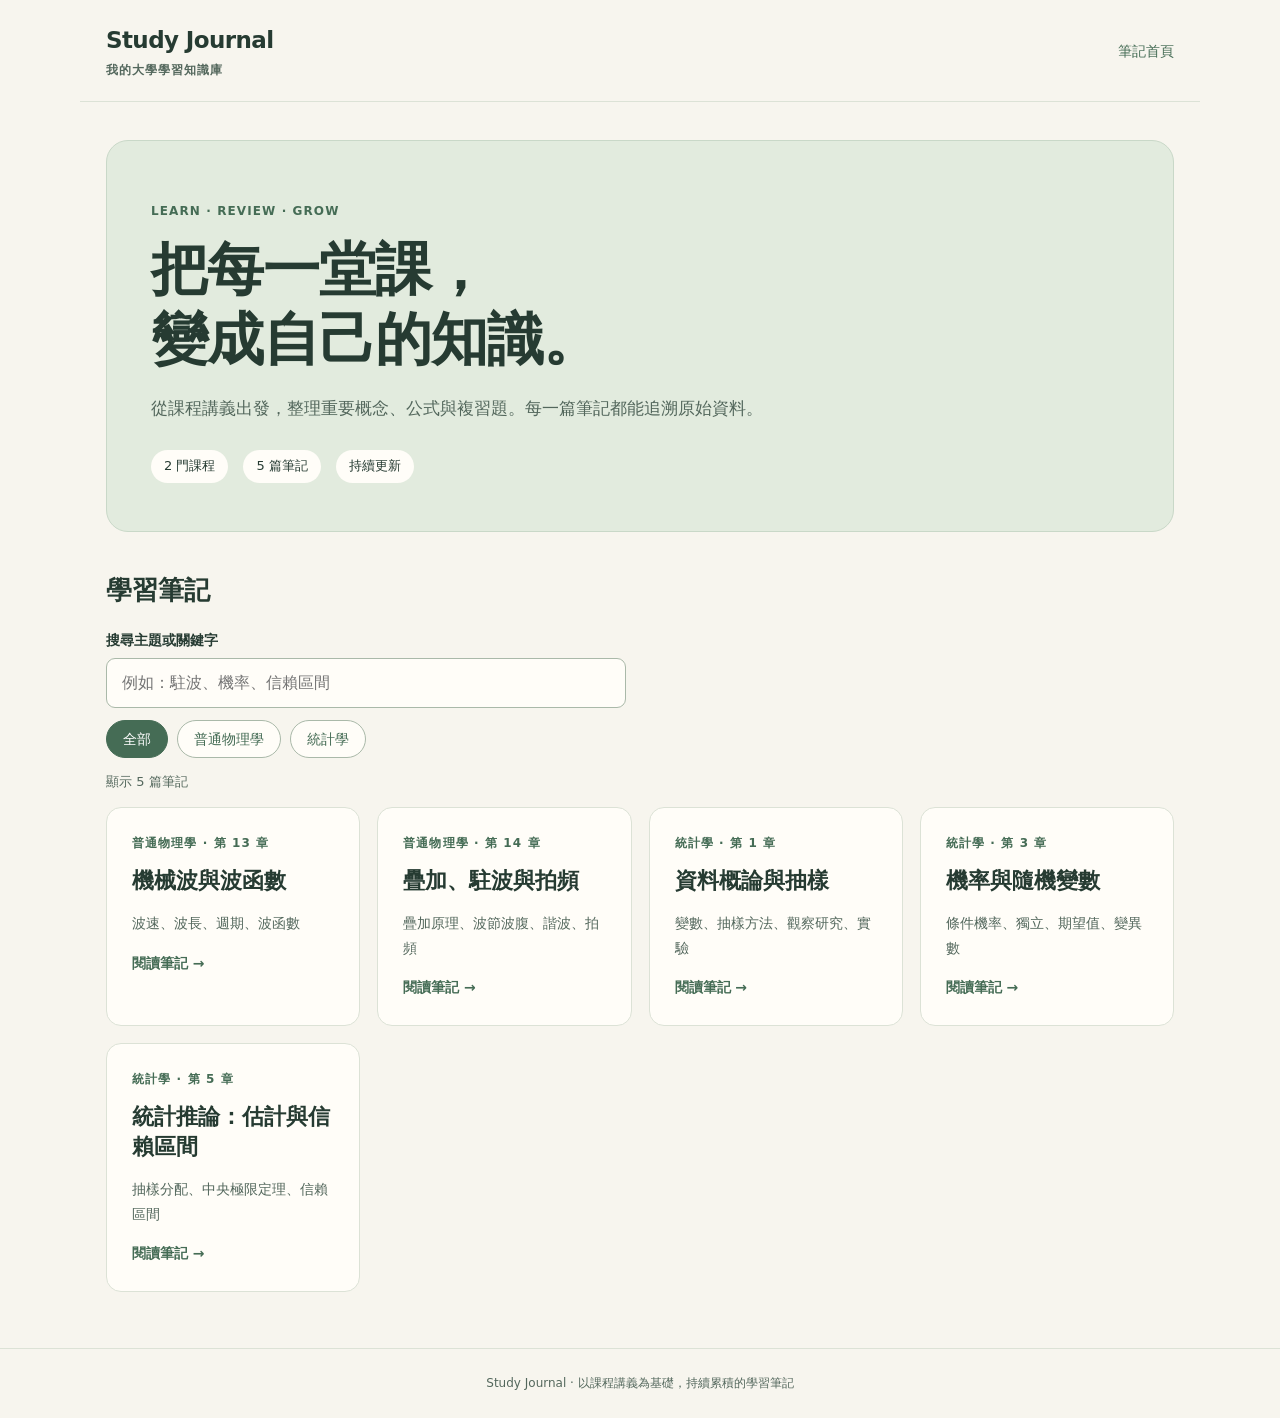
<file: index.html>
<!doctype html>
<html lang="zh-Hant"><head><meta charset="utf-8"><meta name="viewport" content="width=device-width,initial-scale=1">
<title>首頁 | Study Journal</title><link rel="stylesheet" href="assets/style.css"></head>
<body><header class="top"><a class="brand" href="index.html">Study Journal<span>我的大學學習知識庫</span></a><nav><a href="index.html">筆記首頁</a></nav></header>
<main><section class="hero"><p class="eyebrow">LEARN · REVIEW · GROW</p><h1>把每一堂課，<br>變成自己的知識。</h1><p class="lead">從課程講義出發，整理重要概念、公式與複習題。每一篇筆記都能追溯原始資料。</p><div class="stats"><span>2 門課程</span><span>5 篇筆記</span><span>持續更新</span></div></section>
<section class="library"><h2>學習筆記</h2><label for="search">搜尋主題或關鍵字</label><input id="search" type="search" placeholder="例如：駐波、機率、信賴區間"><div class="filters"><button data-filter="all" type="button" aria-pressed="true">全部</button><button data-filter="physics" type="button" aria-pressed="false">普通物理學</button><button data-filter="statistics" type="button" aria-pressed="false">統計學</button></div><p id="count" aria-live="polite">顯示 5 篇筆記</p><div class="cards"><a class="card" data-course="physics" data-search="機械波與波函數 波速、波長、週期、波函數 普通物理學 第 13 章" href="notes/physics/mechanical-waves.html"><div class="eyebrow">普通物理學 · 第 13 章</div><h2>機械波與波函數</h2><p>波速、波長、週期、波函數</p><span class="more">閱讀筆記 →</span></a><a class="card" data-course="physics" data-search="疊加、駐波與拍頻 疊加原理、波節波腹、諧波、拍頻 普通物理學 第 14 章" href="notes/physics/standing-waves.html"><div class="eyebrow">普通物理學 · 第 14 章</div><h2>疊加、駐波與拍頻</h2><p>疊加原理、波節波腹、諧波、拍頻</p><span class="more">閱讀筆記 →</span></a><a class="card" data-course="statistics" data-search="資料概論與抽樣 變數、抽樣方法、觀察研究、實驗 統計學 第 1 章" href="notes/statistics/intro-data.html"><div class="eyebrow">統計學 · 第 1 章</div><h2>資料概論與抽樣</h2><p>變數、抽樣方法、觀察研究、實驗</p><span class="more">閱讀筆記 →</span></a><a class="card" data-course="statistics" data-search="機率與隨機變數 條件機率、獨立、期望值、變異數 統計學 第 3 章" href="notes/statistics/probability.html"><div class="eyebrow">統計學 · 第 3 章</div><h2>機率與隨機變數</h2><p>條件機率、獨立、期望值、變異數</p><span class="more">閱讀筆記 →</span></a><a class="card" data-course="statistics" data-search="統計推論：估計與信賴區間 抽樣分配、中央極限定理、信賴區間 統計學 第 5 章" href="notes/statistics/inference-estimation.html"><div class="eyebrow">統計學 · 第 5 章</div><h2>統計推論：估計與信賴區間</h2><p>抽樣分配、中央極限定理、信賴區間</p><span class="more">閱讀筆記 →</span></a></div><p id="empty" hidden>沒有符合的筆記，請試試其他關鍵字。</p></section><script src="assets/site.js"></script></main><footer>Study Journal · 以課程講義為基礎，持續累積的學習筆記</footer></body></html>
</file>
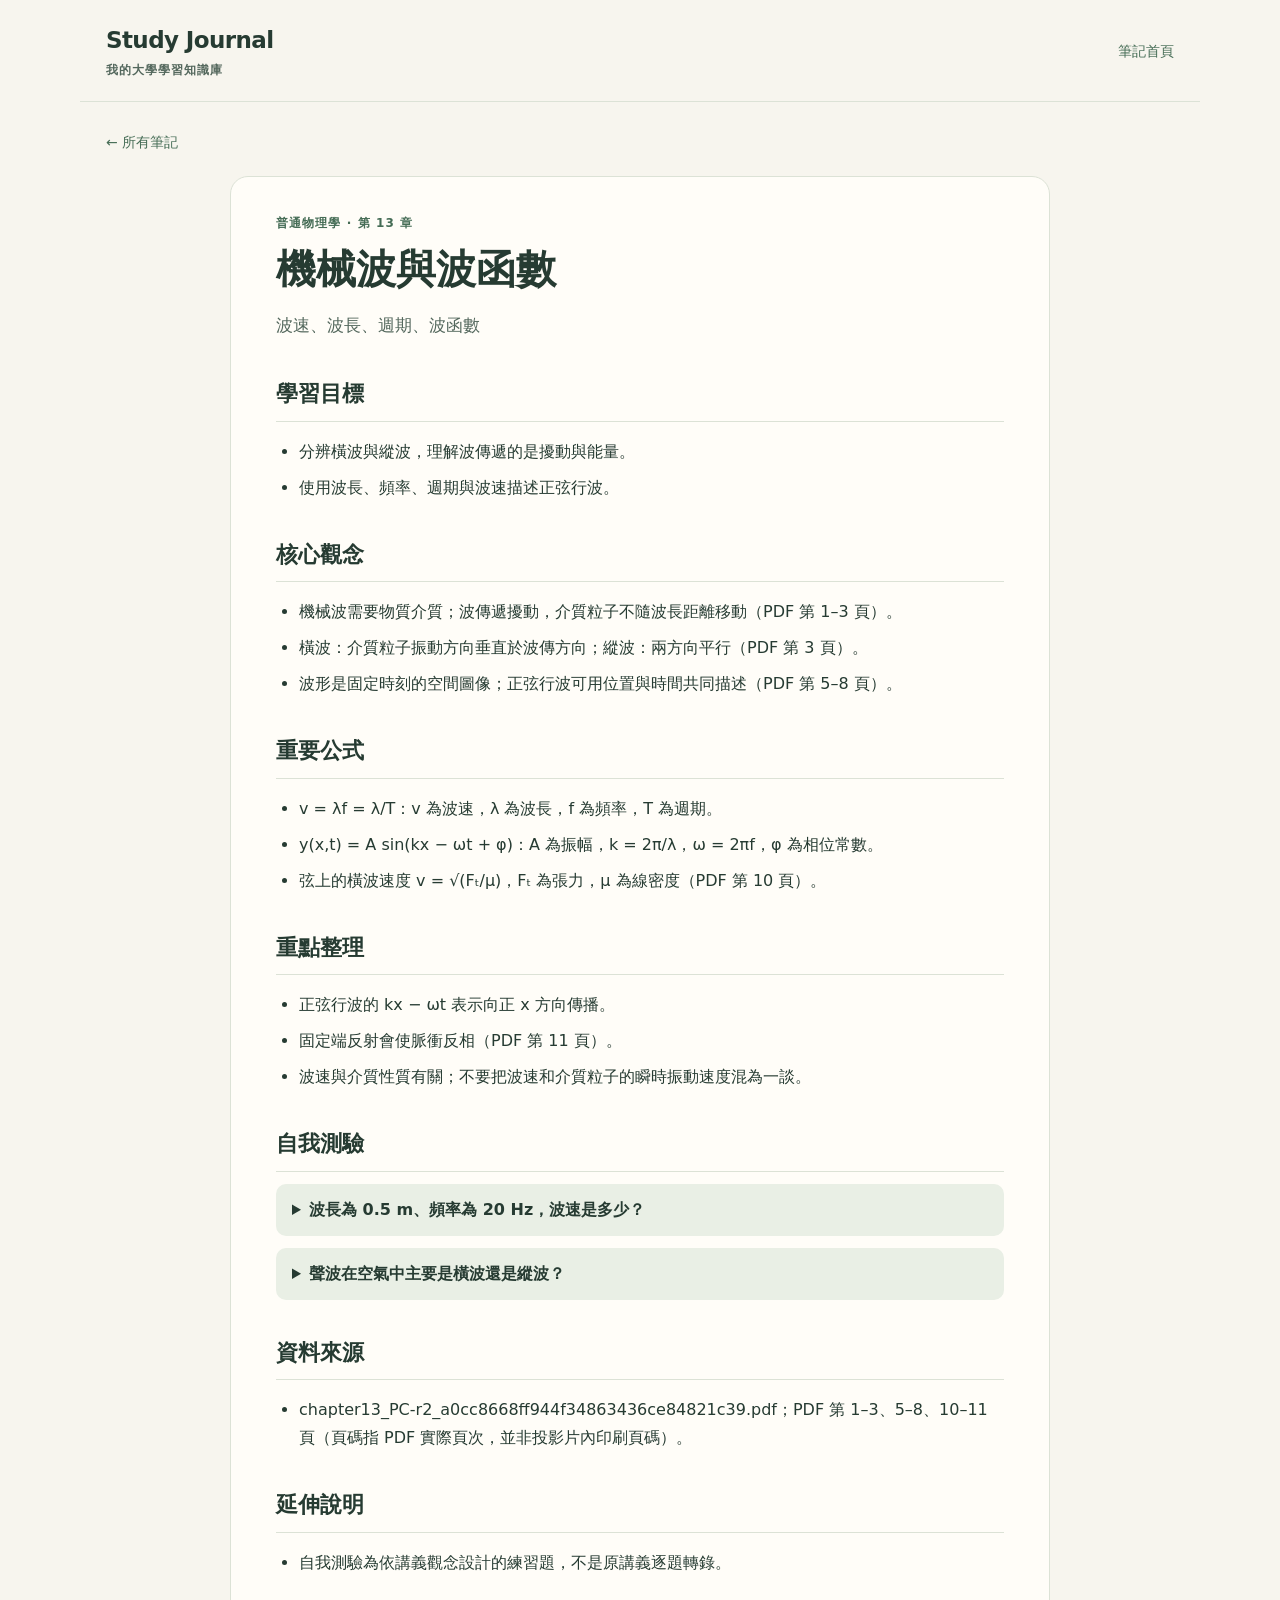
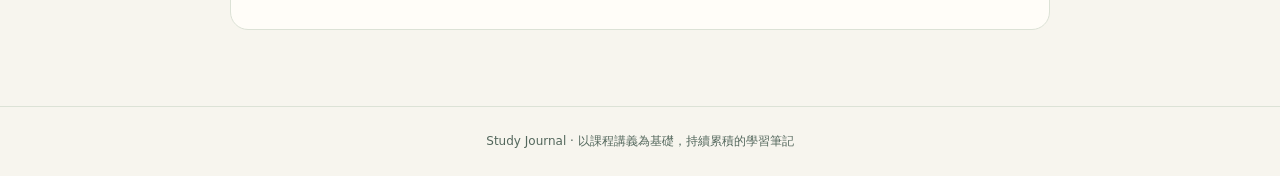
<file: notes/physics/mechanical-waves.html>
<!doctype html>
<html lang="zh-Hant"><head><meta charset="utf-8"><meta name="viewport" content="width=device-width,initial-scale=1">
<title>機械波與波函數 | Study Journal</title><link rel="stylesheet" href="../../assets/style.css"></head>
<body><header class="top"><a class="brand" href="../../index.html">Study Journal<span>我的大學學習知識庫</span></a><nav><a href="../../index.html">筆記首頁</a></nav></header>
<main><a class="back" href="../../index.html">← 所有筆記</a><article><div class="eyebrow">普通物理學 · 第 13 章</div><h1>機械波與波函數</h1><p class="lead">波速、波長、週期、波函數</p><h2>學習目標</h2>
<ul>
<li>分辨橫波與縱波，理解波傳遞的是擾動與能量。</li>
<li>使用波長、頻率、週期與波速描述正弦行波。</li>
</ul>
<h2>核心觀念</h2>
<ul>
<li>機械波需要物質介質；波傳遞擾動，介質粒子不隨波長距離移動（PDF 第 1–3 頁）。</li>
<li>橫波：介質粒子振動方向垂直於波傳方向；縱波：兩方向平行（PDF 第 3 頁）。</li>
<li>波形是固定時刻的空間圖像；正弦行波可用位置與時間共同描述（PDF 第 5–8 頁）。</li>
</ul>
<h2>重要公式</h2>
<ul>
<li>v = λf = λ/T：v 為波速，λ 為波長，f 為頻率，T 為週期。</li>
<li>y(x,t) = A sin(kx − ωt + φ)：A 為振幅，k = 2π/λ，ω = 2πf，φ 為相位常數。</li>
<li>弦上的橫波速度 v = √(Fₜ/μ)，Fₜ 為張力，μ 為線密度（PDF 第 10 頁）。</li>
</ul>
<h2>重點整理</h2>
<ul>
<li>正弦行波的 kx − ωt 表示向正 x 方向傳播。</li>
<li>固定端反射會使脈衝反相（PDF 第 11 頁）。</li>
<li>波速與介質性質有關；不要把波速和介質粒子的瞬時振動速度混為一談。</li>
</ul>
<h2>自我測驗</h2>
<details><summary>波長為 0.5 m、頻率為 20 Hz，波速是多少？</summary><p>v = λf = 0.5 × 20 = 10 m/s。</p></details>
<details><summary>聲波在空氣中主要是橫波還是縱波？</summary><p>縱波；介質粒子振動方向與傳播方向平行。</p></details>
<h2>資料來源</h2>
<ul>
<li>chapter13_PC-r2_a0cc8668ff944f34863436ce84821c39.pdf；PDF 第 1–3、5–8、10–11 頁（頁碼指 PDF 實際頁次，並非投影片內印刷頁碼）。</li>
</ul>
<h2>延伸說明</h2>
<ul>
<li>自我測驗為依講義觀念設計的練習題，不是原講義逐題轉錄。</li>
</ul></article></main><footer>Study Journal · 以課程講義為基礎，持續累積的學習筆記</footer></body></html>
</file>
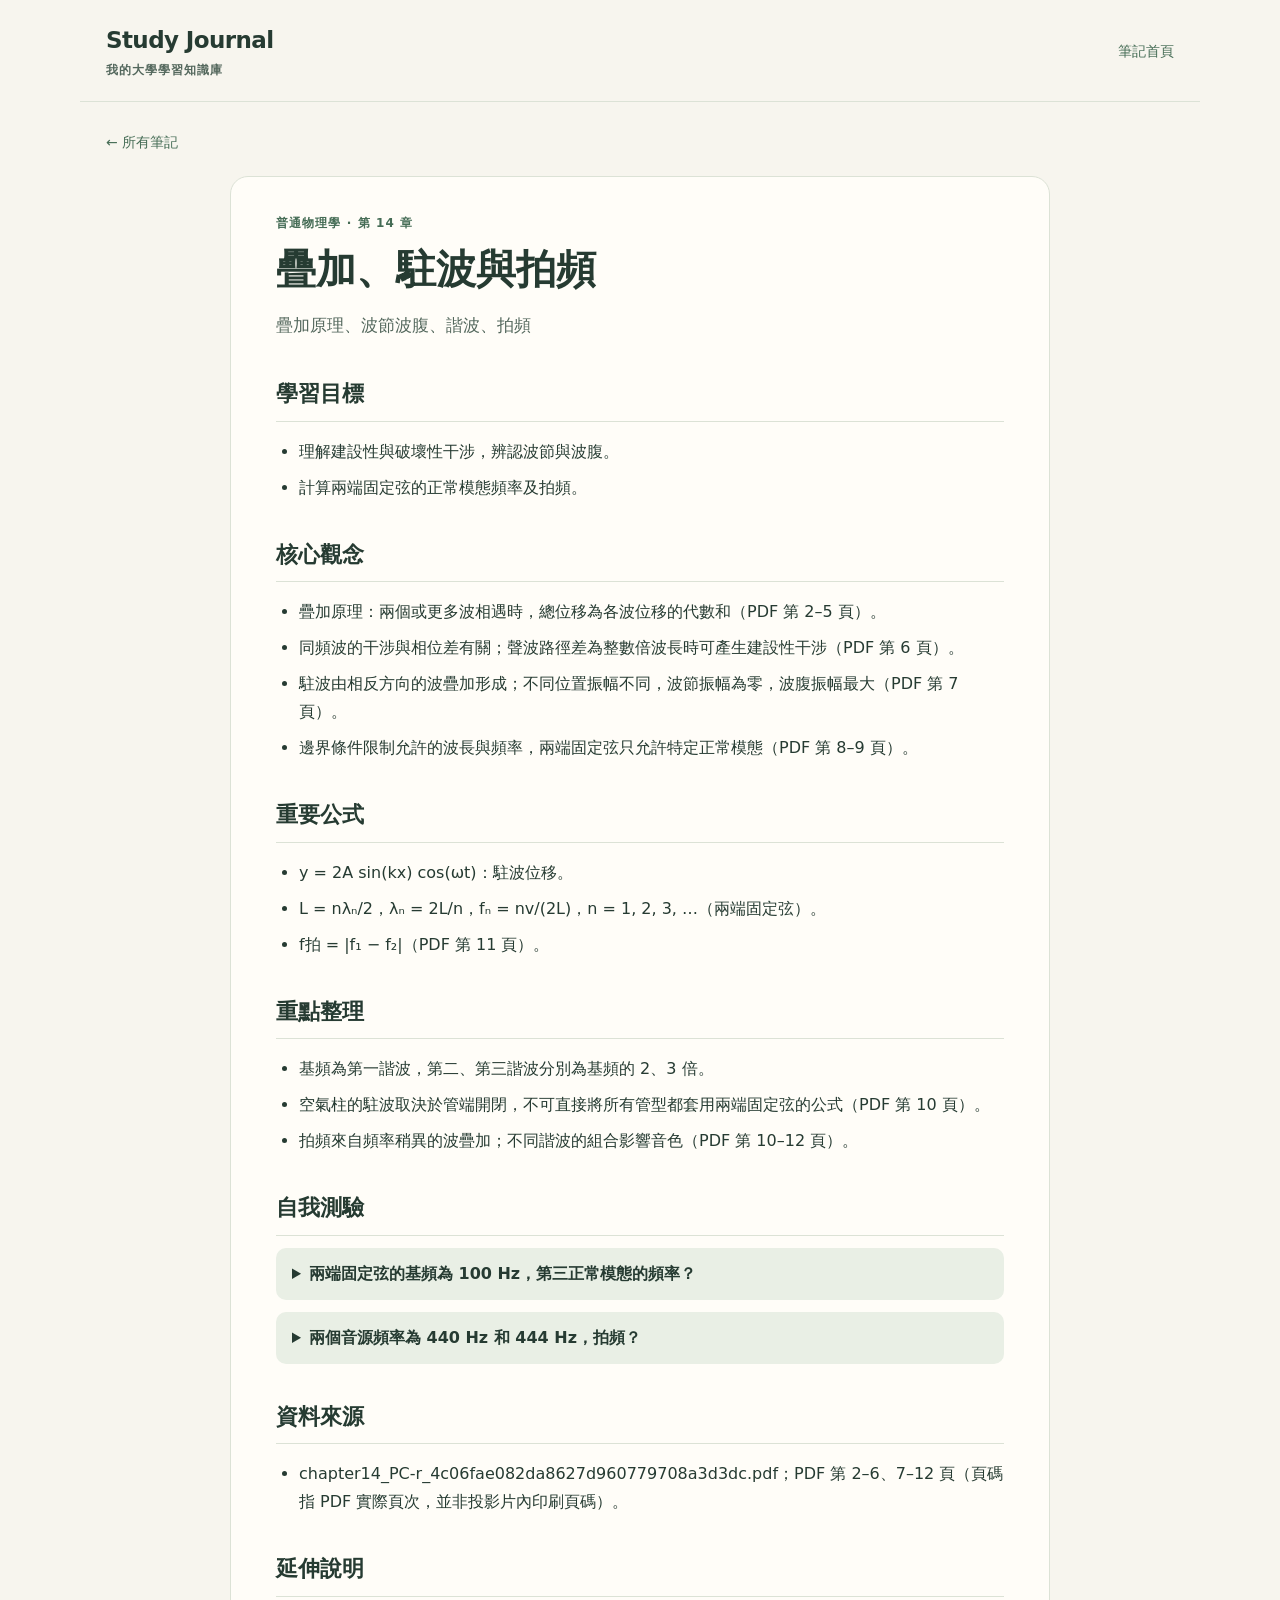
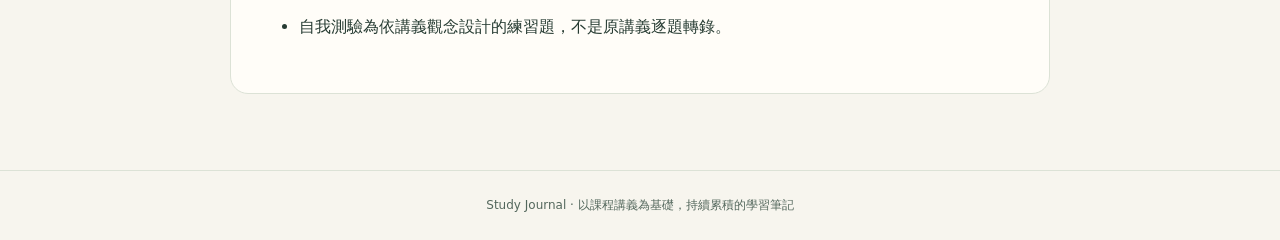
<file: notes/physics/standing-waves.html>
<!doctype html>
<html lang="zh-Hant"><head><meta charset="utf-8"><meta name="viewport" content="width=device-width,initial-scale=1">
<title>疊加、駐波與拍頻 | Study Journal</title><link rel="stylesheet" href="../../assets/style.css"></head>
<body><header class="top"><a class="brand" href="../../index.html">Study Journal<span>我的大學學習知識庫</span></a><nav><a href="../../index.html">筆記首頁</a></nav></header>
<main><a class="back" href="../../index.html">← 所有筆記</a><article><div class="eyebrow">普通物理學 · 第 14 章</div><h1>疊加、駐波與拍頻</h1><p class="lead">疊加原理、波節波腹、諧波、拍頻</p><h2>學習目標</h2>
<ul>
<li>理解建設性與破壞性干涉，辨認波節與波腹。</li>
<li>計算兩端固定弦的正常模態頻率及拍頻。</li>
</ul>
<h2>核心觀念</h2>
<ul>
<li>疊加原理：兩個或更多波相遇時，總位移為各波位移的代數和（PDF 第 2–5 頁）。</li>
<li>同頻波的干涉與相位差有關；聲波路徑差為整數倍波長時可產生建設性干涉（PDF 第 6 頁）。</li>
<li>駐波由相反方向的波疊加形成；不同位置振幅不同，波節振幅為零，波腹振幅最大（PDF 第 7 頁）。</li>
<li>邊界條件限制允許的波長與頻率，兩端固定弦只允許特定正常模態（PDF 第 8–9 頁）。</li>
</ul>
<h2>重要公式</h2>
<ul>
<li>y = 2A sin(kx) cos(ωt)：駐波位移。</li>
<li>L = nλₙ/2，λₙ = 2L/n，fₙ = nv/(2L)，n = 1, 2, 3, …（兩端固定弦）。</li>
<li>f拍 = |f₁ − f₂|（PDF 第 11 頁）。</li>
</ul>
<h2>重點整理</h2>
<ul>
<li>基頻為第一諧波，第二、第三諧波分別為基頻的 2、3 倍。</li>
<li>空氣柱的駐波取決於管端開閉，不可直接將所有管型都套用兩端固定弦的公式（PDF 第 10 頁）。</li>
<li>拍頻來自頻率稍異的波疊加；不同諧波的組合影響音色（PDF 第 10–12 頁）。</li>
</ul>
<h2>自我測驗</h2>
<details><summary>兩端固定弦的基頻為 100 Hz，第三正常模態的頻率？</summary><p>f₃ = 3f₁ = 300 Hz。</p></details>
<details><summary>兩個音源頻率為 440 Hz 和 444 Hz，拍頻？</summary><p>|440 − 444| = 4 Hz。</p></details>
<h2>資料來源</h2>
<ul>
<li>chapter14_PC-r_4c06fae082da8627d960779708a3d3dc.pdf；PDF 第 2–6、7–12 頁（頁碼指 PDF 實際頁次，並非投影片內印刷頁碼）。</li>
</ul>
<h2>延伸說明</h2>
<ul>
<li>自我測驗為依講義觀念設計的練習題，不是原講義逐題轉錄。</li>
</ul></article></main><footer>Study Journal · 以課程講義為基礎，持續累積的學習筆記</footer></body></html>
</file>
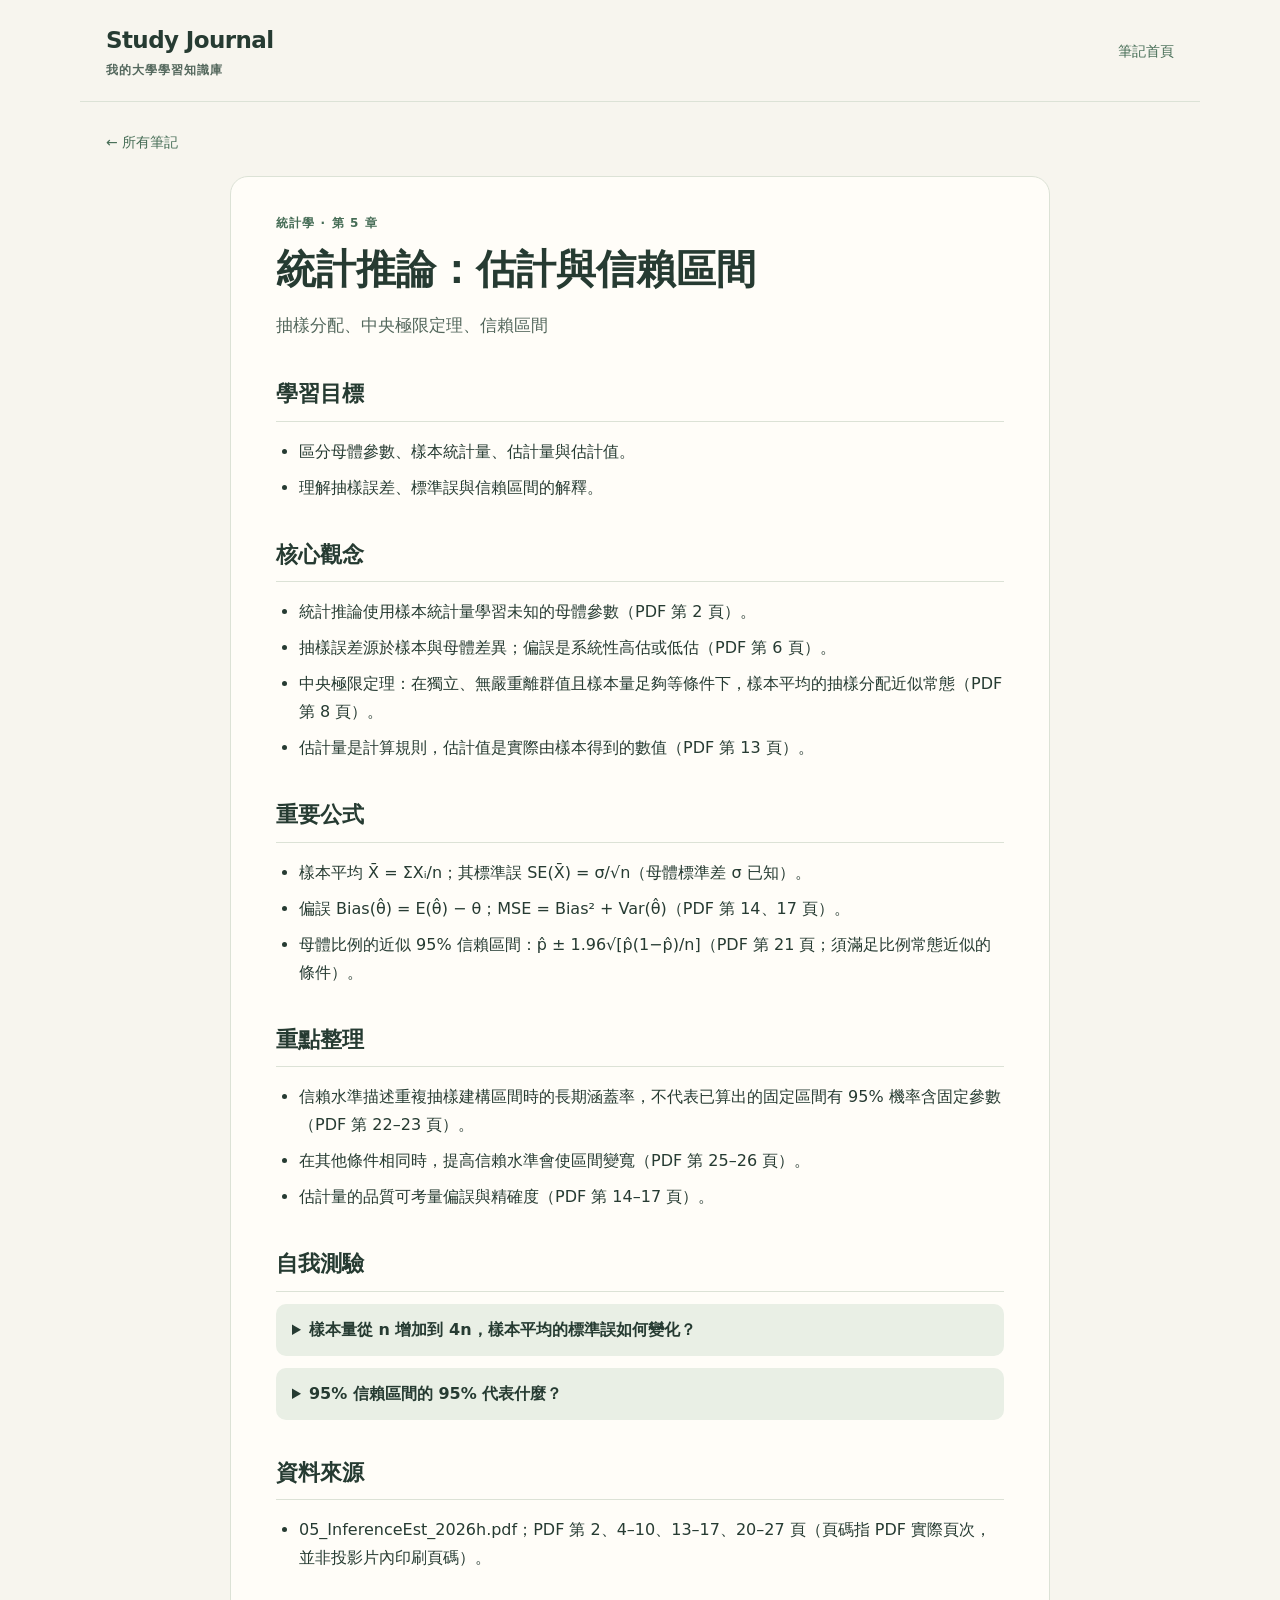
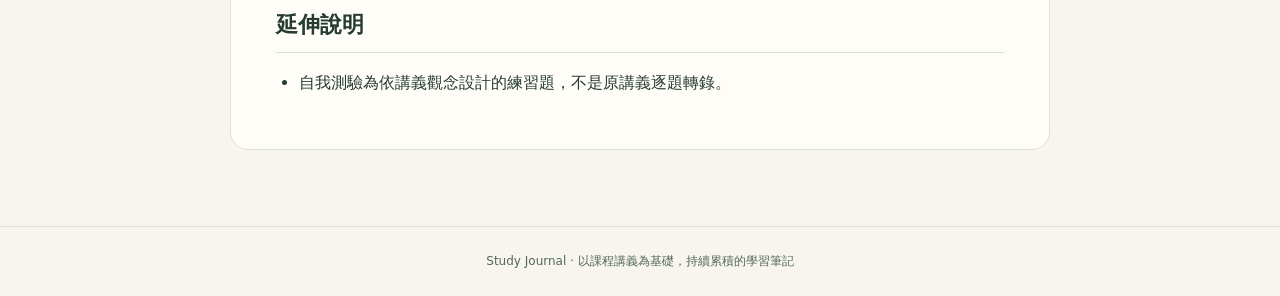
<file: notes/statistics/inference-estimation.html>
<!doctype html>
<html lang="zh-Hant"><head><meta charset="utf-8"><meta name="viewport" content="width=device-width,initial-scale=1">
<title>統計推論：估計與信賴區間 | Study Journal</title><link rel="stylesheet" href="../../assets/style.css"></head>
<body><header class="top"><a class="brand" href="../../index.html">Study Journal<span>我的大學學習知識庫</span></a><nav><a href="../../index.html">筆記首頁</a></nav></header>
<main><a class="back" href="../../index.html">← 所有筆記</a><article><div class="eyebrow">統計學 · 第 5 章</div><h1>統計推論：估計與信賴區間</h1><p class="lead">抽樣分配、中央極限定理、信賴區間</p><h2>學習目標</h2>
<ul>
<li>區分母體參數、樣本統計量、估計量與估計值。</li>
<li>理解抽樣誤差、標準誤與信賴區間的解釋。</li>
</ul>
<h2>核心觀念</h2>
<ul>
<li>統計推論使用樣本統計量學習未知的母體參數（PDF 第 2 頁）。</li>
<li>抽樣誤差源於樣本與母體差異；偏誤是系統性高估或低估（PDF 第 6 頁）。</li>
<li>中央極限定理：在獨立、無嚴重離群值且樣本量足夠等條件下，樣本平均的抽樣分配近似常態（PDF 第 8 頁）。</li>
<li>估計量是計算規則，估計值是實際由樣本得到的數值（PDF 第 13 頁）。</li>
</ul>
<h2>重要公式</h2>
<ul>
<li>樣本平均 X̄ = ΣXᵢ/n；其標準誤 SE(X̄) = σ/√n（母體標準差 σ 已知）。</li>
<li>偏誤 Bias(θ̂) = E(θ̂) − θ；MSE = Bias² + Var(θ̂)（PDF 第 14、17 頁）。</li>
<li>母體比例的近似 95% 信賴區間：p̂ ± 1.96√[p̂(1−p̂)/n]（PDF 第 21 頁；須滿足比例常態近似的條件）。</li>
</ul>
<h2>重點整理</h2>
<ul>
<li>信賴水準描述重複抽樣建構區間時的長期涵蓋率，不代表已算出的固定區間有 95% 機率含固定參數（PDF 第 22–23 頁）。</li>
<li>在其他條件相同時，提高信賴水準會使區間變寬（PDF 第 25–26 頁）。</li>
<li>估計量的品質可考量偏誤與精確度（PDF 第 14–17 頁）。</li>
</ul>
<h2>自我測驗</h2>
<details><summary>樣本量從 n 增加到 4n，樣本平均的標準誤如何變化？</summary><p>σ/√(4n) = σ/(2√n)，減為原本的一半。</p></details>
<details><summary>95% 信賴區間的 95% 代表什麼？</summary><p>重複抽樣並使用相同方法建構區間，約 95% 的區間能包含真實參數。</p></details>
<h2>資料來源</h2>
<ul>
<li>05_InferenceEst_2026h.pdf；PDF 第 2、4–10、13–17、20–27 頁（頁碼指 PDF 實際頁次，並非投影片內印刷頁碼）。</li>
</ul>
<h2>延伸說明</h2>
<ul>
<li>自我測驗為依講義觀念設計的練習題，不是原講義逐題轉錄。</li>
</ul></article></main><footer>Study Journal · 以課程講義為基礎，持續累積的學習筆記</footer></body></html>
</file>
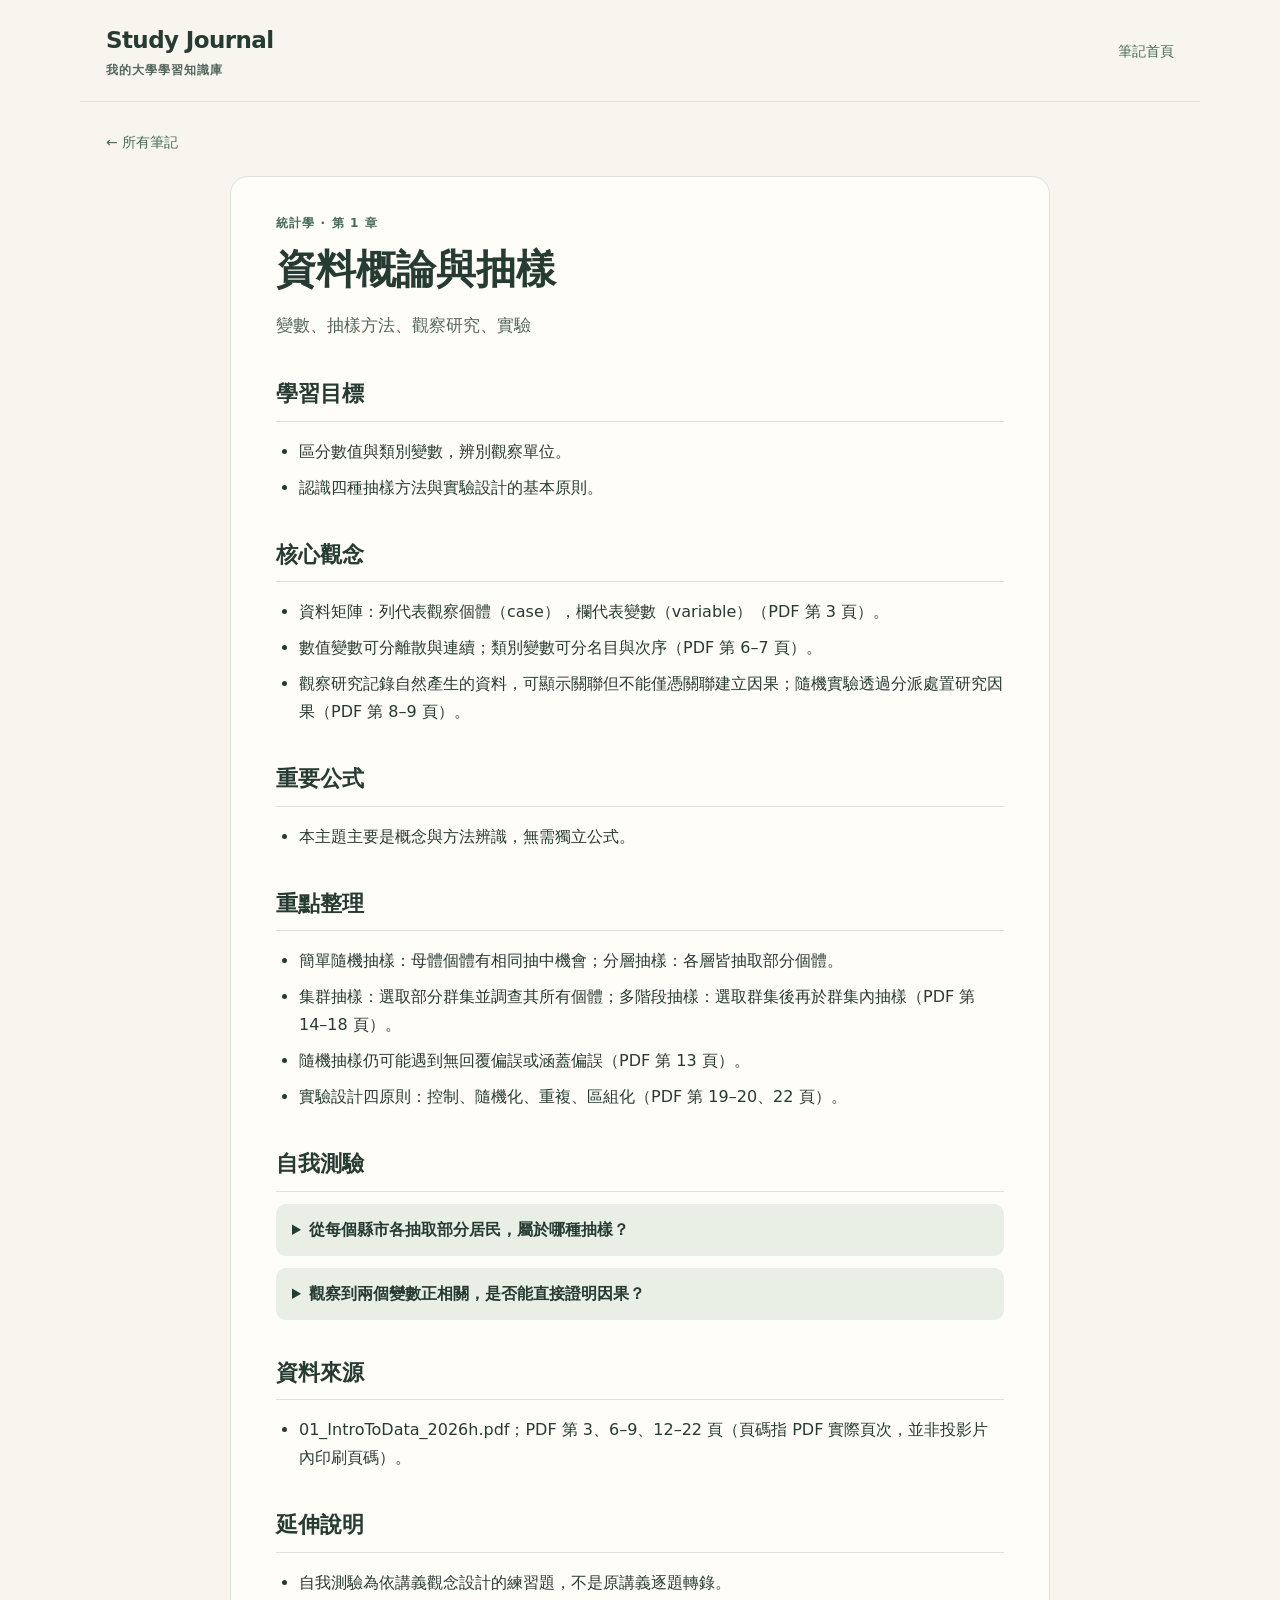
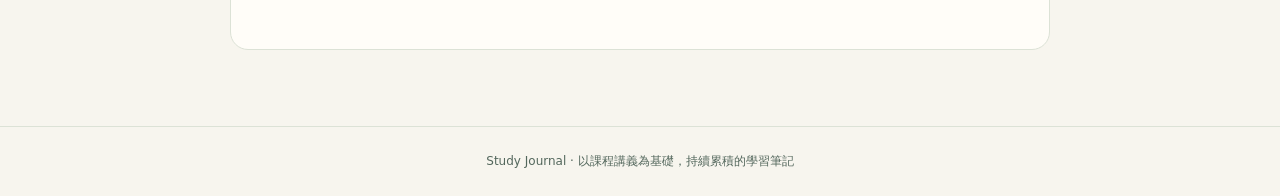
<file: notes/statistics/intro-data.html>
<!doctype html>
<html lang="zh-Hant"><head><meta charset="utf-8"><meta name="viewport" content="width=device-width,initial-scale=1">
<title>資料概論與抽樣 | Study Journal</title><link rel="stylesheet" href="../../assets/style.css"></head>
<body><header class="top"><a class="brand" href="../../index.html">Study Journal<span>我的大學學習知識庫</span></a><nav><a href="../../index.html">筆記首頁</a></nav></header>
<main><a class="back" href="../../index.html">← 所有筆記</a><article><div class="eyebrow">統計學 · 第 1 章</div><h1>資料概論與抽樣</h1><p class="lead">變數、抽樣方法、觀察研究、實驗</p><h2>學習目標</h2>
<ul>
<li>區分數值與類別變數，辨別觀察單位。</li>
<li>認識四種抽樣方法與實驗設計的基本原則。</li>
</ul>
<h2>核心觀念</h2>
<ul>
<li>資料矩陣：列代表觀察個體（case），欄代表變數（variable）（PDF 第 3 頁）。</li>
<li>數值變數可分離散與連續；類別變數可分名目與次序（PDF 第 6–7 頁）。</li>
<li>觀察研究記錄自然產生的資料，可顯示關聯但不能僅憑關聯建立因果；隨機實驗透過分派處置研究因果（PDF 第 8–9 頁）。</li>
</ul>
<h2>重要公式</h2>
<ul>
<li>本主題主要是概念與方法辨識，無需獨立公式。</li>
</ul>
<h2>重點整理</h2>
<ul>
<li>簡單隨機抽樣：母體個體有相同抽中機會；分層抽樣：各層皆抽取部分個體。</li>
<li>集群抽樣：選取部分群集並調查其所有個體；多階段抽樣：選取群集後再於群集內抽樣（PDF 第 14–18 頁）。</li>
<li>隨機抽樣仍可能遇到無回覆偏誤或涵蓋偏誤（PDF 第 13 頁）。</li>
<li>實驗設計四原則：控制、隨機化、重複、區組化（PDF 第 19–20、22 頁）。</li>
</ul>
<h2>自我測驗</h2>
<details><summary>從每個縣市各抽取部分居民，屬於哪種抽樣？</summary><p>分層抽樣；每個層都會抽到個體。</p></details>
<details><summary>觀察到兩個變數正相關，是否能直接證明因果？</summary><p>不能；觀察研究中的關聯不等於因果。</p></details>
<h2>資料來源</h2>
<ul>
<li>01_IntroToData_2026h.pdf；PDF 第 3、6–9、12–22 頁（頁碼指 PDF 實際頁次，並非投影片內印刷頁碼）。</li>
</ul>
<h2>延伸說明</h2>
<ul>
<li>自我測驗為依講義觀念設計的練習題，不是原講義逐題轉錄。</li>
</ul></article></main><footer>Study Journal · 以課程講義為基礎，持續累積的學習筆記</footer></body></html>
</file>
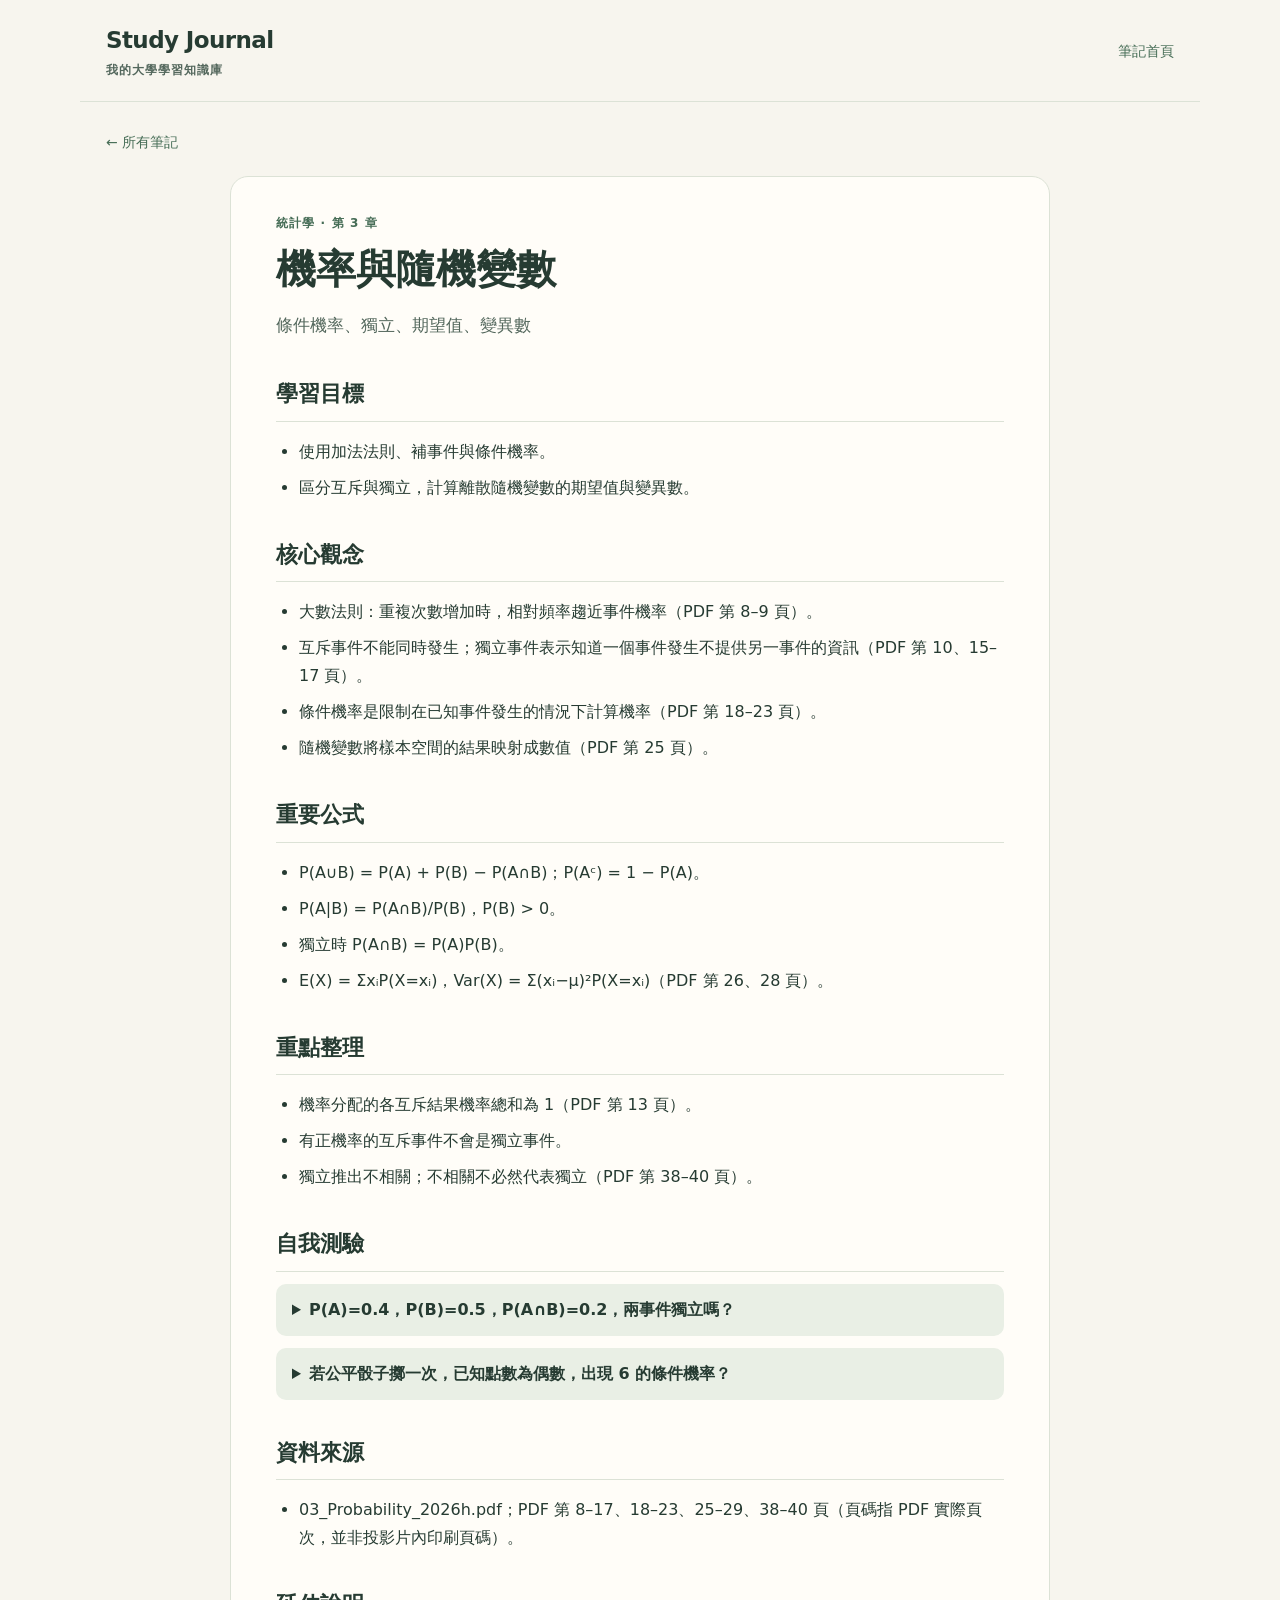
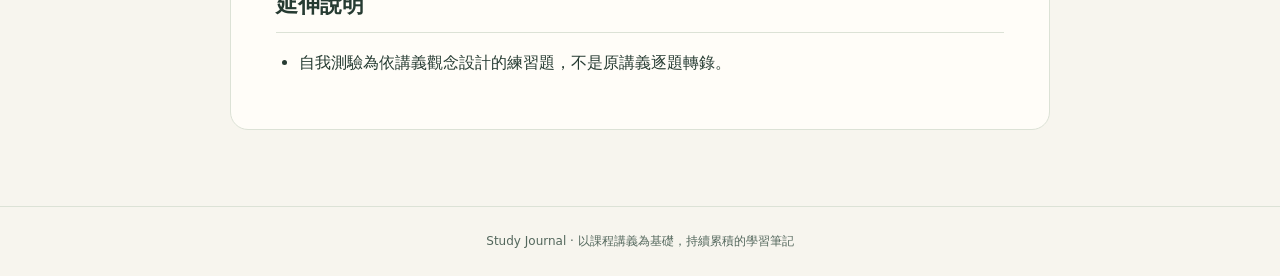
<file: notes/statistics/probability.html>
<!doctype html>
<html lang="zh-Hant"><head><meta charset="utf-8"><meta name="viewport" content="width=device-width,initial-scale=1">
<title>機率與隨機變數 | Study Journal</title><link rel="stylesheet" href="../../assets/style.css"></head>
<body><header class="top"><a class="brand" href="../../index.html">Study Journal<span>我的大學學習知識庫</span></a><nav><a href="../../index.html">筆記首頁</a></nav></header>
<main><a class="back" href="../../index.html">← 所有筆記</a><article><div class="eyebrow">統計學 · 第 3 章</div><h1>機率與隨機變數</h1><p class="lead">條件機率、獨立、期望值、變異數</p><h2>學習目標</h2>
<ul>
<li>使用加法法則、補事件與條件機率。</li>
<li>區分互斥與獨立，計算離散隨機變數的期望值與變異數。</li>
</ul>
<h2>核心觀念</h2>
<ul>
<li>大數法則：重複次數增加時，相對頻率趨近事件機率（PDF 第 8–9 頁）。</li>
<li>互斥事件不能同時發生；獨立事件表示知道一個事件發生不提供另一事件的資訊（PDF 第 10、15–17 頁）。</li>
<li>條件機率是限制在已知事件發生的情況下計算機率（PDF 第 18–23 頁）。</li>
<li>隨機變數將樣本空間的結果映射成數值（PDF 第 25 頁）。</li>
</ul>
<h2>重要公式</h2>
<ul>
<li>P(A∪B) = P(A) + P(B) − P(A∩B)；P(Aᶜ) = 1 − P(A)。</li>
<li>P(A|B) = P(A∩B)/P(B)，P(B) &gt; 0。</li>
<li>獨立時 P(A∩B) = P(A)P(B)。</li>
<li>E(X) = ΣxᵢP(X=xᵢ)，Var(X) = Σ(xᵢ−μ)²P(X=xᵢ)（PDF 第 26、28 頁）。</li>
</ul>
<h2>重點整理</h2>
<ul>
<li>機率分配的各互斥結果機率總和為 1（PDF 第 13 頁）。</li>
<li>有正機率的互斥事件不會是獨立事件。</li>
<li>獨立推出不相關；不相關不必然代表獨立（PDF 第 38–40 頁）。</li>
</ul>
<h2>自我測驗</h2>
<details><summary>P(A)=0.4，P(B)=0.5，P(A∩B)=0.2，兩事件獨立嗎？</summary><p>是，因為 0.4 × 0.5 = 0.2。</p></details>
<details><summary>若公平骰子擲一次，已知點數為偶數，出現 6 的條件機率？</summary><p>偶數結果為 2、4、6，各自等可能，所以為 1/3。</p></details>
<h2>資料來源</h2>
<ul>
<li>03_Probability_2026h.pdf；PDF 第 8–17、18–23、25–29、38–40 頁（頁碼指 PDF 實際頁次，並非投影片內印刷頁碼）。</li>
</ul>
<h2>延伸說明</h2>
<ul>
<li>自我測驗為依講義觀念設計的練習題，不是原講義逐題轉錄。</li>
</ul></article></main><footer>Study Journal · 以課程講義為基礎，持續累積的學習筆記</footer></body></html>
</file>
<file: assets/style.css>
*{box-sizing:border-box} :root{--bg:#f7f5ee;--paper:#fffdf8;--ink:#263b32;--muted:#53675c;--green:#456c55;--line:#dce2d6} body{margin:0;background:var(--bg);color:var(--ink);font-family:system-ui,-apple-system,"Noto Sans TC","Microsoft JhengHei",sans-serif;line-height:1.75} a{color:var(--green)} .top{display:flex;justify-content:space-between;align-items:center;gap:20px;max-width:1120px;margin:auto;padding:20px 26px;border-bottom:1px solid var(--line)} .brand{text-decoration:none;font-size:23px;font-weight:750;color:var(--ink);letter-spacing:-.6px}.brand span{display:block;font-size:12px;color:var(--muted);letter-spacing:1px}.top nav a{font-size:14px;text-decoration:none} main{max-width:1120px;margin:auto;padding:26px} .hero{padding:48px 44px;background:#e2ebde;border:1px solid #c9d8c8;border-radius:22px;margin:12px 0 36px}.eyebrow{font-size:12px;font-weight:750;color:var(--green);letter-spacing:1.1px}.hero h1{font-size:clamp(34px,5vw,57px);line-height:1.23;margin:12px 0 20px;letter-spacing:-1px}.lead{color:var(--muted);font-size:17px;max-width:650px}.stats{display:flex;gap:15px;flex-wrap:wrap;margin-top:26px}.stats span{background:var(--paper);padding:5px 13px;border-radius:30px;font-size:13px}.library>h2{font-size:26px;margin-bottom:15px}.library label{display:block;font-size:14px;font-weight:650}input{font:inherit;width:100%;max-width:520px;padding:10px 15px;background:var(--paper);border:1px solid #aab9a9;border-radius:9px;margin:5px 0 12px;color:var(--ink)}.filters{display:flex;flex-wrap:wrap;gap:9px}.filters button{font:inherit;font-size:14px;cursor:pointer;padding:6px 16px;border:1px solid #aab9a9;border-radius:22px;background:var(--paper);color:var(--green)}.filters button[aria-pressed=true]{background:var(--green);color:white;border-color:var(--green)}#count{font-size:13px;color:var(--muted)}.cards{display:grid;grid-template-columns:repeat(auto-fit,minmax(250px,1fr));gap:17px}.card{display:block;text-decoration:none;color:var(--ink);padding:25px;background:var(--paper);border:1px solid var(--line);border-radius:15px;min-height:190px}.card:hover{border-color:var(--green);transform:translateY(-2px)}.card h2{font-size:22px;line-height:1.4;margin:12px 0}.card p{color:var(--muted);font-size:14px}.more{display:block;color:var(--green);font-size:14px;font-weight:650;margin-top:15px}article{max-width:820px;margin:20px auto;padding:36px 45px;background:var(--paper);border:1px solid var(--line);border-radius:18px;overflow-wrap:anywhere}article h1{font-size:clamp(28px,5vw,40px);line-height:1.25;margin:10px 0}article h2{font-size:22px;margin:34px 0 12px;border-bottom:1px solid var(--line);padding-bottom:7px}article li{margin:8px 0}article ul{padding-left:23px}details{margin:12px 0;background:#e9efe5;border-radius:10px;padding:12px 16px}summary{cursor:pointer;font-weight:650}details p{margin-bottom:0}.back{text-decoration:none;font-size:14px}footer{text-align:center;font-size:12px;color:var(--muted);padding:24px;border-top:1px solid var(--line);margin-top:30px}[hidden]{display:none!important}a:focus-visible,button:focus-visible,input:focus-visible,summary:focus-visible{outline:3px solid #8a9e50;outline-offset:3px}@media(max-width:600px){main{padding:16px}.top{padding:15px 16px}.hero{padding:28px 21px;margin-top:4px}.cards{grid-template-columns:1fr}article{padding:24px 20px}.brand{font-size:20px}.top nav a{font-size:12px}}
</file>
